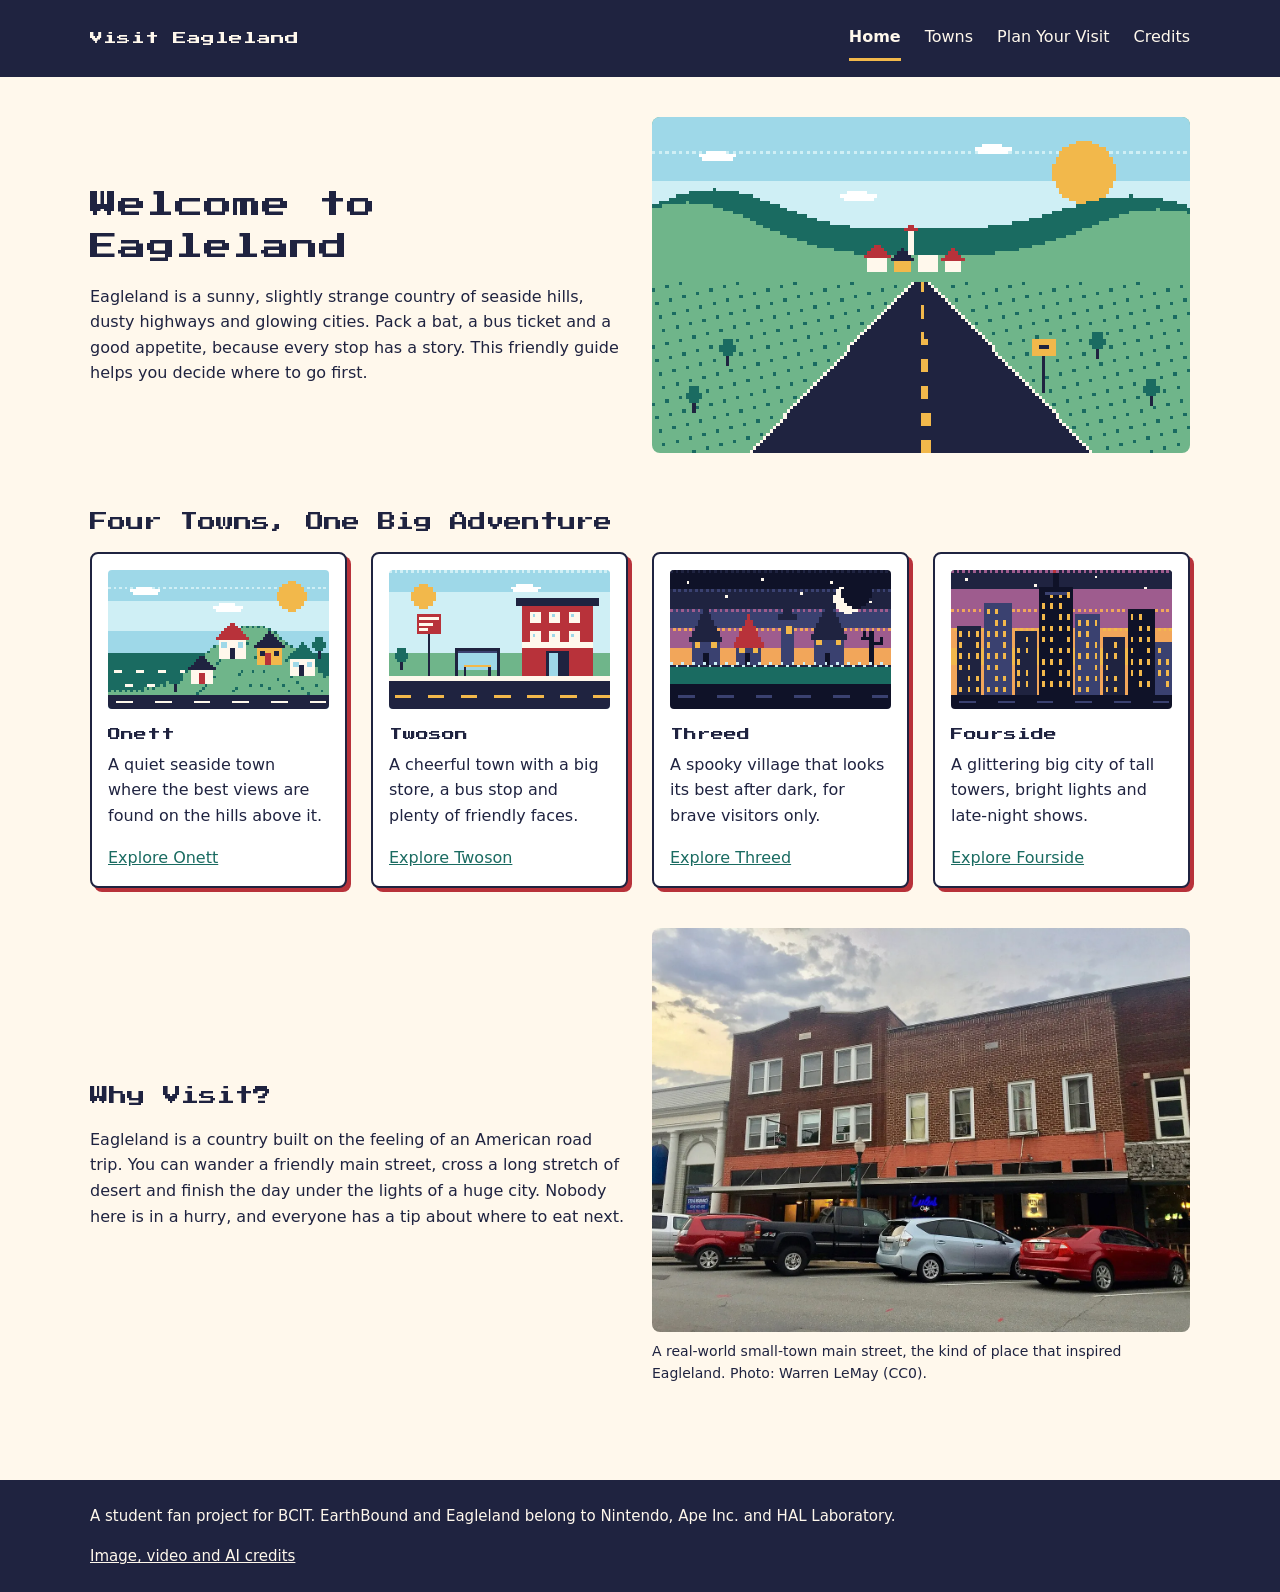
<file: index.html>
<!DOCTYPE html>
<html lang="en">
<head>
  <meta charset="UTF-8">
  <meta name="viewport" content="width=device-width, initial-scale=1">
  <title>Home | Visit Eagleland</title>
  <meta name="description" content="Plan a trip to Eagleland, the fictional country from EarthBound. Meet Onett, Twoson, Threed and Fourside in this student fan-made tourism guide.">
  <link rel="icon" href="images/favicon/favicon.svg" type="image/svg+xml">
  <link rel="icon" href="images/favicon/favicon-32.png" sizes="32x32" type="image/png">
  <link rel="apple-touch-icon" href="images/favicon/apple-touch-icon.png">
  <link rel="manifest" href="images/favicon/site.webmanifest">
  <link rel="preload" href="fonts/press-start-2p.woff2" as="font" type="font/woff2" crossorigin>
  <link rel="stylesheet" href="css/reset.css">
  <link rel="stylesheet" href="css/styles.css">
  <script src="js/main.js" defer></script>
</head>
<body>
  <a class="skip-link" href="#main">Skip to content</a>
  <header class="site-header">
    <a class="logo" href="index.html">Visit Eagleland</a>
    <button class="nav-toggle" type="button" aria-expanded="false" aria-controls="site-nav">Menu</button>
    <nav id="site-nav" class="site-nav" aria-label="Main">
      <ul>
      <li><a href="index.html" aria-current="page">Home</a></li>
      <li><a href="towns.html">Towns</a></li>
      <li><a href="visit.html">Plan Your Visit</a></li>
      <li><a href="credits.html">Credits</a></li>
      </ul>
    </nav>
  </header>

  <main id="main">
    <section class="hero">
      <div class="hero-text">
        <h1>Welcome to Eagleland</h1>
        <p>Eagleland is a sunny, slightly strange country of seaside hills, dusty highways and glowing cities. Pack a bat, a bus ticket and a good appetite, because every stop has a story. This friendly guide helps you decide where to go first.</p>
      </div>
      <figure class="hero-figure">
        <img src="images/hero-eagleland.svg" alt="Pixel-art illustration of a road leading between green hills into a small valley town" width="640" height="400">
      </figure>
    </section>

    <section class="featured">
      <h2>Four Towns, One Big Adventure</h2>
      <ul class="town-grid">
        <li>
          <article class="town-card">
            <img src="images/town-onett.svg" alt="Pixel-art illustration of small houses on a hill above the sea" width="320" height="200">
            <h3>Onett</h3>
            <p>A quiet seaside town where the best views are found on the hills above it.</p>
            <a href="towns.html#onett">Explore Onett</a>
          </article>
        </li>
        <li>
          <article class="town-card">
            <img src="images/town-twoson.svg" alt="Pixel-art illustration of a quiet street with a bus stop and a big red store" width="320" height="200">
            <h3>Twoson</h3>
            <p>A cheerful town with a big store, a bus stop and plenty of friendly faces.</p>
            <a href="towns.html#twoson">Explore Twoson</a>
          </article>
        </li>
        <li>
          <article class="town-card">
            <img src="images/town-threed.svg" alt="Pixel-art illustration of crooked houses and a tall tower under a dusk sky and moon" width="320" height="200">
            <h3>Threed</h3>
            <p>A spooky village that looks its best after dark, for brave visitors only.</p>
            <a href="towns.html#threed">Explore Threed</a>
          </article>
        </li>
        <li>
          <article class="town-card">
            <img src="images/town-fourside.svg" alt="Pixel-art illustration of a big-city skyline with lit windows at dusk" width="320" height="200">
            <h3>Fourside</h3>
            <p>A glittering big city of tall towers, bright lights and late-night shows.</p>
            <a href="towns.html#fourside">Explore Fourside</a>
          </article>
        </li>
      </ul>
    </section>

    <section class="why-visit">
      <div class="why-text">
        <h2>Why Visit?</h2>
        <p>Eagleland is a country built on the feeling of an American road trip. You can wander a friendly main street, cross a long stretch of desert and finish the day under the lights of a huge city. Nobody here is in a hurry, and everyone has a tip about where to eat next.</p>
      </div>
      <figure>
        <img src="images/main-street-small-town.webp" alt="Brick storefronts with cars parked along a small-town main street at dusk" width="1280" height="960" loading="lazy">
        <figcaption>A real-world small-town main street, the kind of place that inspired Eagleland. Photo: Warren LeMay (CC0).</figcaption>
      </figure>
    </section>
  </main>

  <footer class="site-footer">
    <p>A student fan project for BCIT. EarthBound and Eagleland belong to Nintendo, Ape Inc. and HAL Laboratory.</p>
    <p><a href="credits.html">Image, video and AI credits</a></p>
  </footer>
</body>
</html>
</file>
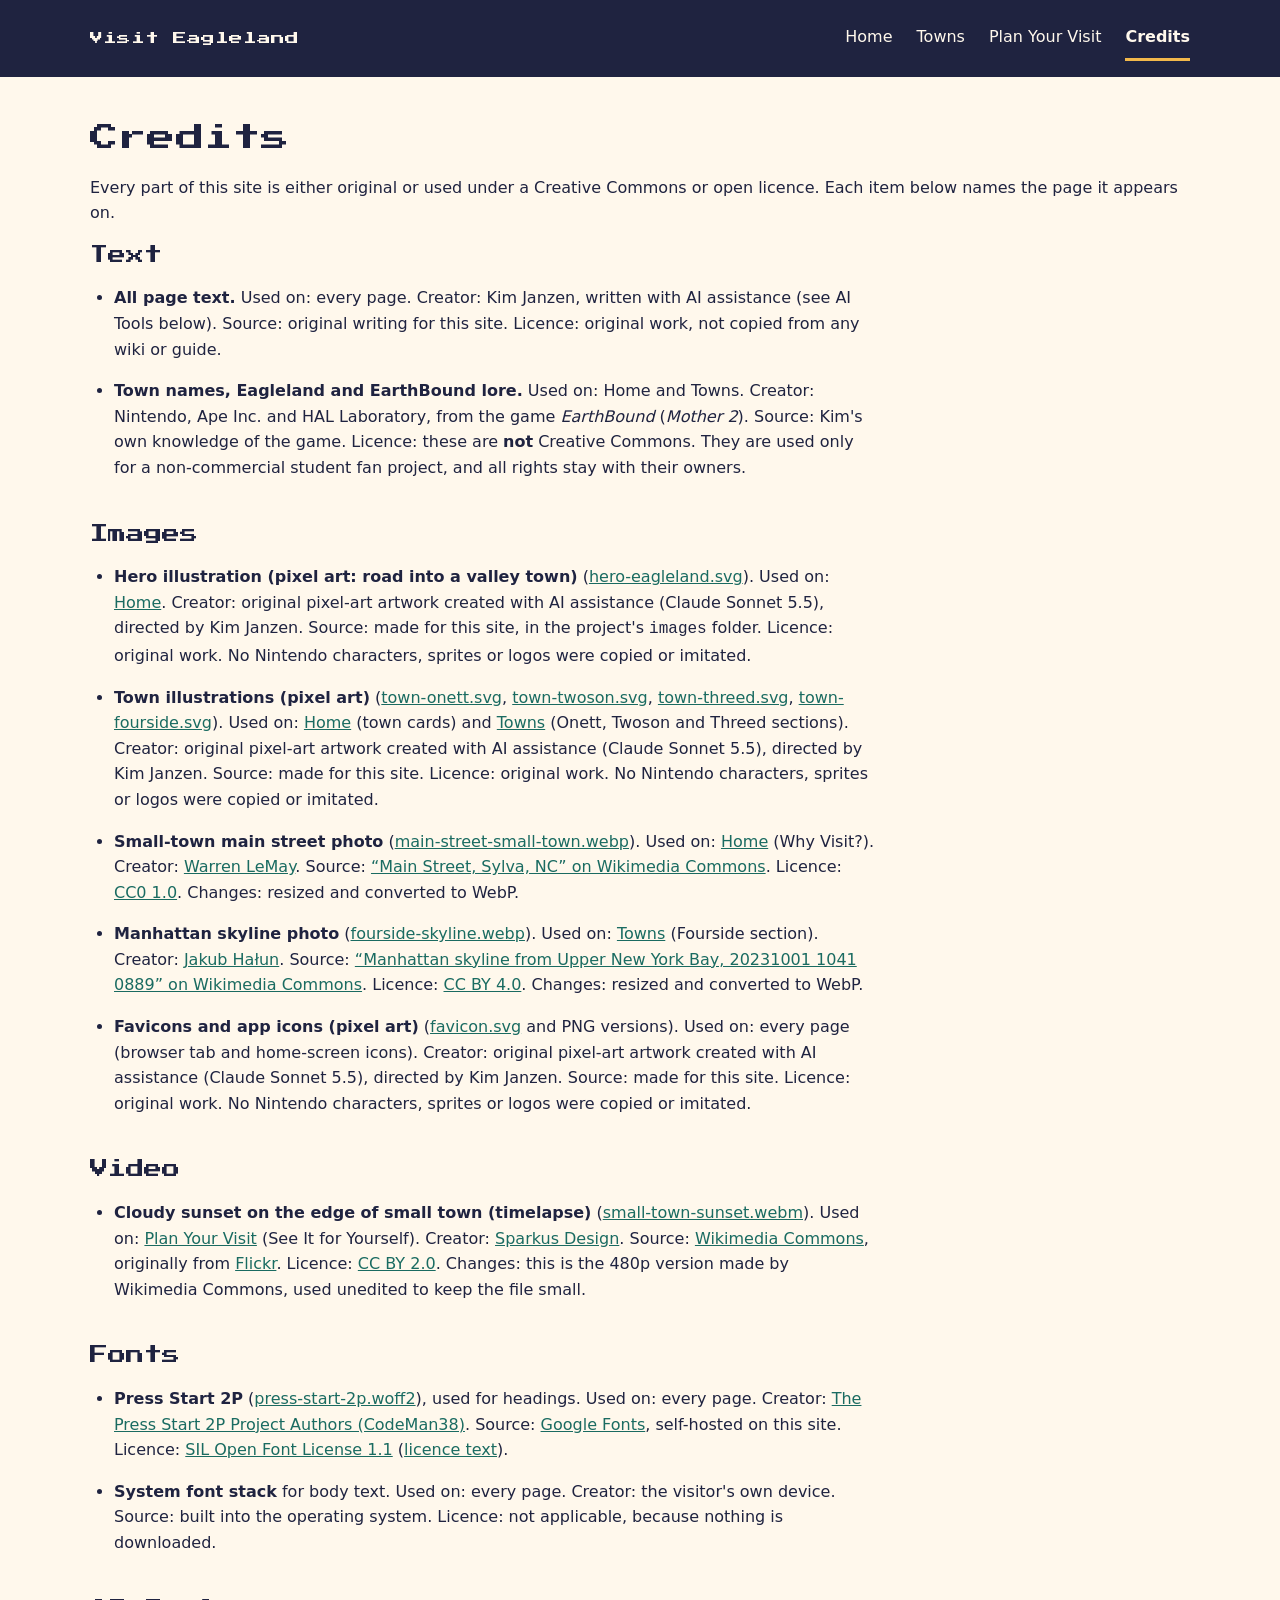
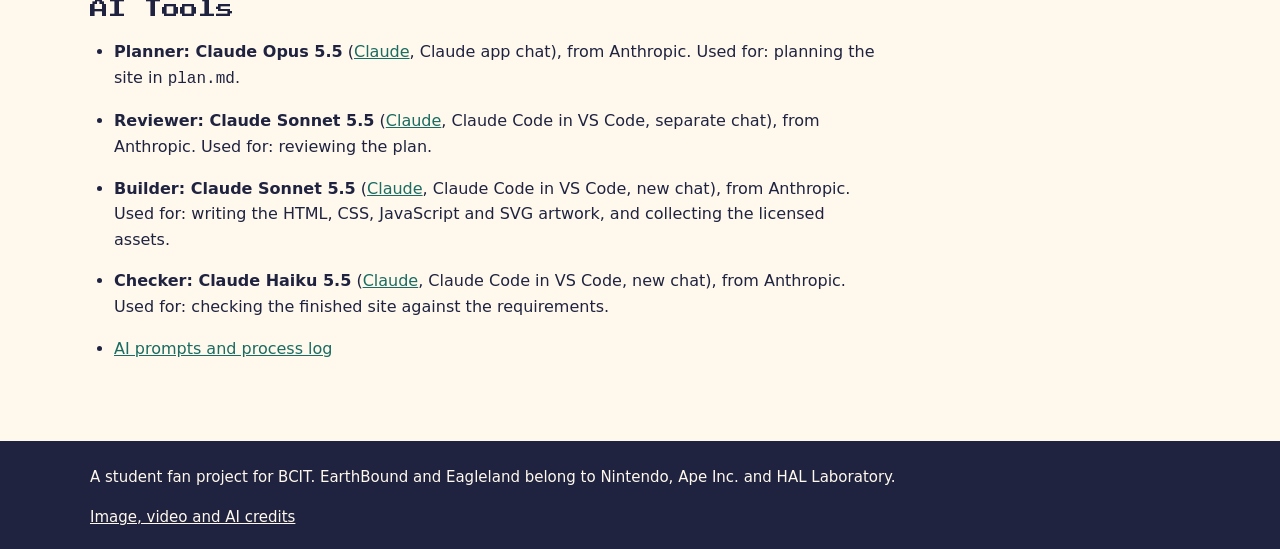
<file: credits.html>
<!DOCTYPE html>
<html lang="en">
<head>
  <meta charset="UTF-8">
  <meta name="viewport" content="width=device-width, initial-scale=1">
  <title>Credits | Visit Eagleland</title>
  <meta name="description" content="Credits for every image, video, font and AI tool used on Visit Eagleland, with creators, sources, licences and the page where each one is used.">
  <link rel="icon" href="images/favicon/favicon.svg" type="image/svg+xml">
  <link rel="icon" href="images/favicon/favicon-32.png" sizes="32x32" type="image/png">
  <link rel="apple-touch-icon" href="images/favicon/apple-touch-icon.png">
  <link rel="manifest" href="images/favicon/site.webmanifest">
  <link rel="preload" href="fonts/press-start-2p.woff2" as="font" type="font/woff2" crossorigin>
  <link rel="stylesheet" href="css/reset.css">
  <link rel="stylesheet" href="css/styles.css">
  <script src="js/main.js" defer></script>
</head>
<body>
  <a class="skip-link" href="#main">Skip to content</a>
  <header class="site-header">
    <a class="logo" href="index.html">Visit Eagleland</a>
    <button class="nav-toggle" type="button" aria-expanded="false" aria-controls="site-nav">Menu</button>
    <nav id="site-nav" class="site-nav" aria-label="Main">
      <ul>
      <li><a href="index.html">Home</a></li>
      <li><a href="towns.html">Towns</a></li>
      <li><a href="visit.html">Plan Your Visit</a></li>
      <li><a href="credits.html" aria-current="page">Credits</a></li>
      </ul>
    </nav>
  </header>

  <main id="main">
    <h1>Credits</h1>
    <p>Every part of this site is either original or used under a Creative Commons or open licence. Each item below names the page it appears on.</p>

    <section>
      <h2>Text</h2>
      <ul class="credit-list">
        <li>
          <strong>All page text.</strong> Used on: every page. Creator: Kim Janzen, written with AI assistance (see AI Tools below). Source: original writing for this site. Licence: original work, not copied from any wiki or guide.
        </li>
        <li>
          <strong>Town names, Eagleland and EarthBound lore.</strong> Used on: Home and Towns. Creator: Nintendo, Ape Inc. and HAL Laboratory, from the game <em>EarthBound</em> (<em>Mother 2</em>). Source: Kim's own knowledge of the game. Licence: these are <strong>not</strong> Creative Commons. They are used only for a non-commercial student fan project, and all rights stay with their owners.
        </li>
      </ul>
    </section>

    <section>
      <h2>Images</h2>
      <ul class="credit-list">
        <li>
          <strong>Hero illustration (pixel art: road into a valley town)</strong> (<a href="images/hero-eagleland.svg">hero-eagleland.svg</a>). Used on: <a href="index.html">Home</a>. Creator: original pixel-art artwork created with AI assistance (Claude Sonnet 5.5), directed by Kim Janzen. Source: made for this site, in the project's <code>images</code> folder. Licence: original work. No Nintendo characters, sprites or logos were copied or imitated.
        </li>
        <li>
          <strong>Town illustrations (pixel art)</strong> (<a href="images/town-onett.svg">town-onett.svg</a>, <a href="images/town-twoson.svg">town-twoson.svg</a>, <a href="images/town-threed.svg">town-threed.svg</a>, <a href="images/town-fourside.svg">town-fourside.svg</a>). Used on: <a href="index.html">Home</a> (town cards) and <a href="towns.html">Towns</a> (Onett, Twoson and Threed sections). Creator: original pixel-art artwork created with AI assistance (Claude Sonnet 5.5), directed by Kim Janzen. Source: made for this site. Licence: original work. No Nintendo characters, sprites or logos were copied or imitated.
        </li>
        <li>
          <strong>Small-town main street photo</strong> (<a href="images/main-street-small-town.webp">main-street-small-town.webp</a>). Used on: <a href="index.html">Home</a> (Why Visit?). Creator: <a href="https://www.flickr.com/people/59081381@N03">Warren LeMay</a>. Source: <a href="https://commons.wikimedia.org/wiki/File:Main_Street,_Sylva,_NC_(27226605817).jpg">&ldquo;Main Street, Sylva, NC&rdquo; on Wikimedia Commons</a>. Licence: <a href="https://creativecommons.org/publicdomain/zero/1.0/">CC0 1.0</a>. Changes: resized and converted to WebP.
        </li>
        <li>
          <strong>Manhattan skyline photo</strong> (<a href="images/fourside-skyline.webp">fourside-skyline.webp</a>). Used on: <a href="towns.html">Towns</a> (Fourside section). Creator: <a href="https://commons.wikimedia.org/wiki/User:Jakubhal">Jakub Hałun</a>. Source: <a href="https://commons.wikimedia.org/wiki/File:Manhattan_skyline_from_Upper_New_York_Bay,_20231001_1041_0889.jpg">&ldquo;Manhattan skyline from Upper New York Bay, 20231001 1041 0889&rdquo; on Wikimedia Commons</a>. Licence: <a href="https://creativecommons.org/licenses/by/4.0/">CC BY 4.0</a>. Changes: resized and converted to WebP.
        </li>
        <li>
          <strong>Favicons and app icons (pixel art)</strong> (<a href="images/favicon/favicon.svg">favicon.svg</a> and PNG versions). Used on: every page (browser tab and home-screen icons). Creator: original pixel-art artwork created with AI assistance (Claude Sonnet 5.5), directed by Kim Janzen. Source: made for this site. Licence: original work. No Nintendo characters, sprites or logos were copied or imitated.
        </li>
      </ul>
    </section>

    <section>
      <h2>Video</h2>
      <ul class="credit-list">
        <li>
          <strong>Cloudy sunset on the edge of small town (timelapse)</strong> (<a href="video/small-town-sunset.webm">small-town-sunset.webm</a>). Used on: <a href="visit.html">Plan Your Visit</a> (See It for Yourself). Creator: <a href="https://www.flickr.com/photos/148882997@N06/">Sparkus Design</a>. Source: <a href="https://commons.wikimedia.org/wiki/File:Cloudy_sunset_on_the_edge_of_small_town._HD_1080p_Timelapse_(video).webm">Wikimedia Commons</a>, originally from <a href="https://www.flickr.com/photos/148882997@N06/30121944064/">Flickr</a>. Licence: <a href="https://creativecommons.org/licenses/by/2.0/">CC BY 2.0</a>. Changes: this is the 480p version made by Wikimedia Commons, used unedited to keep the file small.
        </li>
      </ul>
    </section>

    <section>
      <h2>Fonts</h2>
      <ul class="credit-list">
        <li>
          <strong>Press Start 2P</strong> (<a href="fonts/press-start-2p.woff2">press-start-2p.woff2</a>), used for headings. Used on: every page. Creator: <a href="https://fonts.google.com/specimen/Press+Start+2P">The Press Start 2P Project Authors (CodeMan38)</a>. Source: <a href="https://fonts.google.com/specimen/Press+Start+2P">Google Fonts</a>, self-hosted on this site. Licence: <a href="https://openfontlicense.org/">SIL Open Font License 1.1</a> (<a href="fonts/OFL.txt">licence text</a>).
        </li>
        <li>
          <strong>System font stack</strong> for body text. Used on: every page. Creator: the visitor's own device. Source: built into the operating system. Licence: not applicable, because nothing is downloaded.
        </li>
      </ul>
    </section>

    <section>
      <h2>AI Tools</h2>
      <ul class="credit-list">
        <li>
          <strong>Planner: Claude Opus 5.5</strong> (<a href="https://claude.ai">Claude</a>, Claude app chat), from Anthropic. Used for: planning the site in <code>plan.md</code>.
        </li>
        <li>
          <strong>Reviewer: Claude Sonnet 5.5</strong> (<a href="https://claude.ai">Claude</a>, Claude Code in VS Code, separate chat), from Anthropic. Used for: reviewing the plan.
        </li>
        <li>
          <strong>Builder: Claude Sonnet 5.5</strong> (<a href="https://claude.ai">Claude</a>, Claude Code in VS Code, new chat), from Anthropic. Used for: writing the HTML, CSS, JavaScript and SVG artwork, and collecting the licensed assets.
        </li>
        <li>
          <strong>Checker: Claude Haiku 5.5</strong> (<a href="https://claude.ai">Claude</a>, Claude Code in VS Code, new chat), from Anthropic. Used for: checking the finished site against the requirements.
        </li>
        <li>
          <a href="https://github.com/shakypaws/visit-eagleland-ai/blob/main/ai-log.md">AI prompts and process log</a>
        </li>
      </ul>
    </section>
  </main>

  <footer class="site-footer">
    <p>A student fan project for BCIT. EarthBound and Eagleland belong to Nintendo, Ape Inc. and HAL Laboratory.</p>
    <p><a href="credits.html">Image, video and AI credits</a></p>
  </footer>
</body>
</html>
</file>
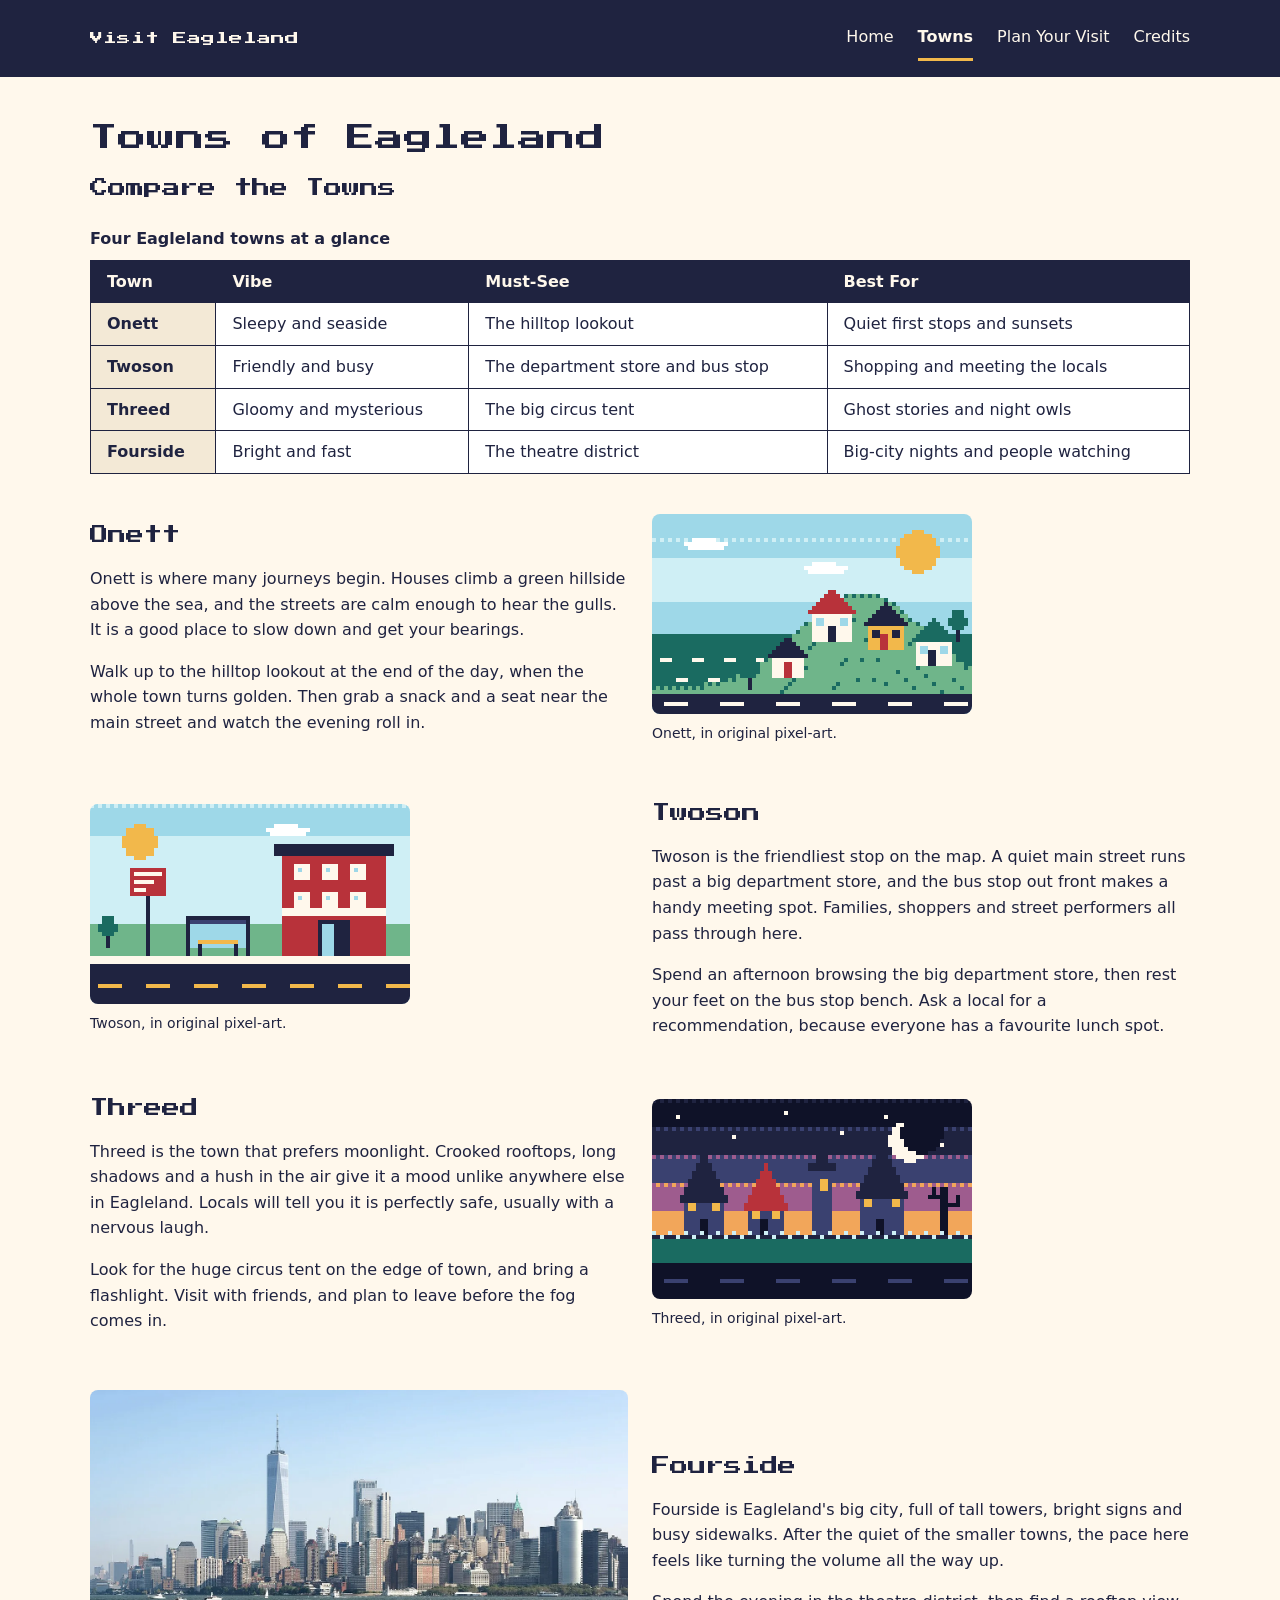
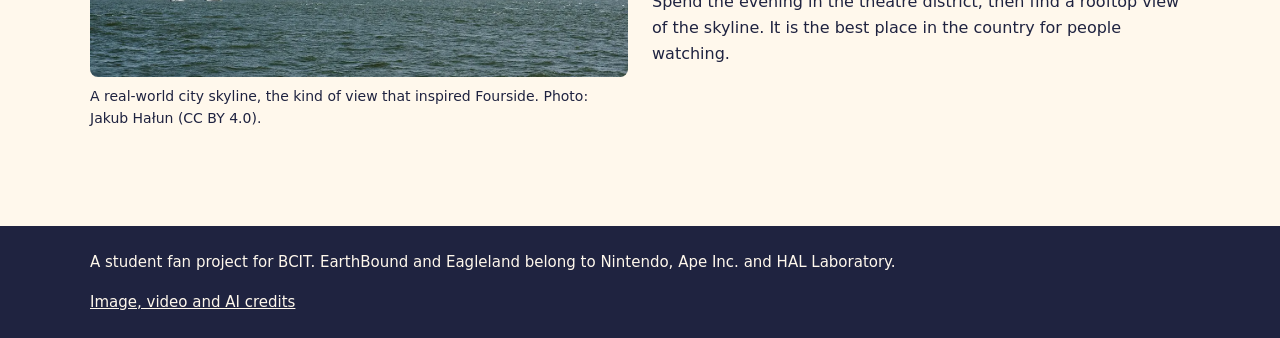
<file: towns.html>
<!DOCTYPE html>
<html lang="en">
<head>
  <meta charset="UTF-8">
  <meta name="viewport" content="width=device-width, initial-scale=1">
  <title>Towns | Visit Eagleland</title>
  <meta name="description" content="Compare the four towns of Eagleland: sleepy seaside Onett, bright Twoson, spooky Threed and glittering Fourside, with a quick table to help you choose.">
  <link rel="icon" href="images/favicon/favicon.svg" type="image/svg+xml">
  <link rel="icon" href="images/favicon/favicon-32.png" sizes="32x32" type="image/png">
  <link rel="apple-touch-icon" href="images/favicon/apple-touch-icon.png">
  <link rel="manifest" href="images/favicon/site.webmanifest">
  <link rel="preload" href="fonts/press-start-2p.woff2" as="font" type="font/woff2" crossorigin>
  <link rel="stylesheet" href="css/reset.css">
  <link rel="stylesheet" href="css/styles.css">
  <script src="js/main.js" defer></script>
</head>
<body>
  <a class="skip-link" href="#main">Skip to content</a>
  <header class="site-header">
    <a class="logo" href="index.html">Visit Eagleland</a>
    <button class="nav-toggle" type="button" aria-expanded="false" aria-controls="site-nav">Menu</button>
    <nav id="site-nav" class="site-nav" aria-label="Main">
      <ul>
      <li><a href="index.html">Home</a></li>
      <li><a href="towns.html" aria-current="page">Towns</a></li>
      <li><a href="visit.html">Plan Your Visit</a></li>
      <li><a href="credits.html">Credits</a></li>
      </ul>
    </nav>
  </header>

  <main id="main">
    <h1>Towns of Eagleland</h1>

    <section class="compare">
      <h2>Compare the Towns</h2>
      <div class="table-wrap">
        <table>
          <caption>Four Eagleland towns at a glance</caption>
          <thead>
            <tr>
              <th scope="col">Town</th>
              <th scope="col">Vibe</th>
              <th scope="col">Must-See</th>
              <th scope="col">Best For</th>
            </tr>
          </thead>
          <tbody>
            <tr>
              <th scope="row">Onett</th>
              <td>Sleepy and seaside</td>
              <td>The hilltop lookout</td>
              <td>Quiet first stops and sunsets</td>
            </tr>
            <tr>
              <th scope="row">Twoson</th>
              <td>Friendly and busy</td>
              <td>The department store and bus stop</td>
              <td>Shopping and meeting the locals</td>
            </tr>
            <tr>
              <th scope="row">Threed</th>
              <td>Gloomy and mysterious</td>
              <td>The big circus tent</td>
              <td>Ghost stories and night owls</td>
            </tr>
            <tr>
              <th scope="row">Fourside</th>
              <td>Bright and fast</td>
              <td>The theatre district</td>
              <td>Big-city nights and people watching</td>
            </tr>
          </tbody>
        </table>
      </div>
    </section>

    <section class="town" id="onett">
      <div class="town-text">
        <h2>Onett</h2>
        <p>Onett is where many journeys begin. Houses climb a green hillside above the sea, and the streets are calm enough to hear the gulls. It is a good place to slow down and get your bearings.</p>
        <p>Walk up to the hilltop lookout at the end of the day, when the whole town turns golden. Then grab a snack and a seat near the main street and watch the evening roll in.</p>
      </div>
      <figure>
        <img src="images/town-onett.svg" alt="Pixel-art illustration of small houses on a hill above the sea" width="320" height="200" loading="lazy">
        <figcaption>Onett, in original pixel-art.</figcaption>
      </figure>
    </section>

    <section class="town town-flip" id="twoson">
      <div class="town-text">
        <h2>Twoson</h2>
        <p>Twoson is the friendliest stop on the map. A quiet main street runs past a big department store, and the bus stop out front makes a handy meeting spot. Families, shoppers and street performers all pass through here.</p>
        <p>Spend an afternoon browsing the big department store, then rest your feet on the bus stop bench. Ask a local for a recommendation, because everyone has a favourite lunch spot.</p>
      </div>
      <figure>
        <img src="images/town-twoson.svg" alt="Pixel-art illustration of a quiet street with a bus stop and a big red store" width="320" height="200" loading="lazy">
        <figcaption>Twoson, in original pixel-art.</figcaption>
      </figure>
    </section>

    <section class="town" id="threed">
      <div class="town-text">
        <h2>Threed</h2>
        <p>Threed is the town that prefers moonlight. Crooked rooftops, long shadows and a hush in the air give it a mood unlike anywhere else in Eagleland. Locals will tell you it is perfectly safe, usually with a nervous laugh.</p>
        <p>Look for the huge circus tent on the edge of town, and bring a flashlight. Visit with friends, and plan to leave before the fog comes in.</p>
      </div>
      <figure>
        <img src="images/town-threed.svg" alt="Pixel-art illustration of crooked houses and a tall tower under a dusk sky and moon" width="320" height="200" loading="lazy">
        <figcaption>Threed, in original pixel-art.</figcaption>
      </figure>
    </section>

    <section class="town town-flip" id="fourside">
      <div class="town-text">
        <h2>Fourside</h2>
        <p>Fourside is Eagleland's big city, full of tall towers, bright signs and busy sidewalks. After the quiet of the smaller towns, the pace here feels like turning the volume all the way up.</p>
        <p>Spend the evening in the theatre district, then find a rooftop view of the skyline. It is the best place in the country for people watching.</p>
      </div>
      <figure>
        <img src="images/fourside-skyline.webp" alt="The Lower Manhattan skyline seen across the water on a clear day" width="1280" height="683" loading="lazy">
        <figcaption>A real-world city skyline, the kind of view that inspired Fourside. Photo: Jakub Hałun (CC BY 4.0).</figcaption>
      </figure>
    </section>
  </main>

  <footer class="site-footer">
    <p>A student fan project for BCIT. EarthBound and Eagleland belong to Nintendo, Ape Inc. and HAL Laboratory.</p>
    <p><a href="credits.html">Image, video and AI credits</a></p>
  </footer>
</body>
</html>
</file>
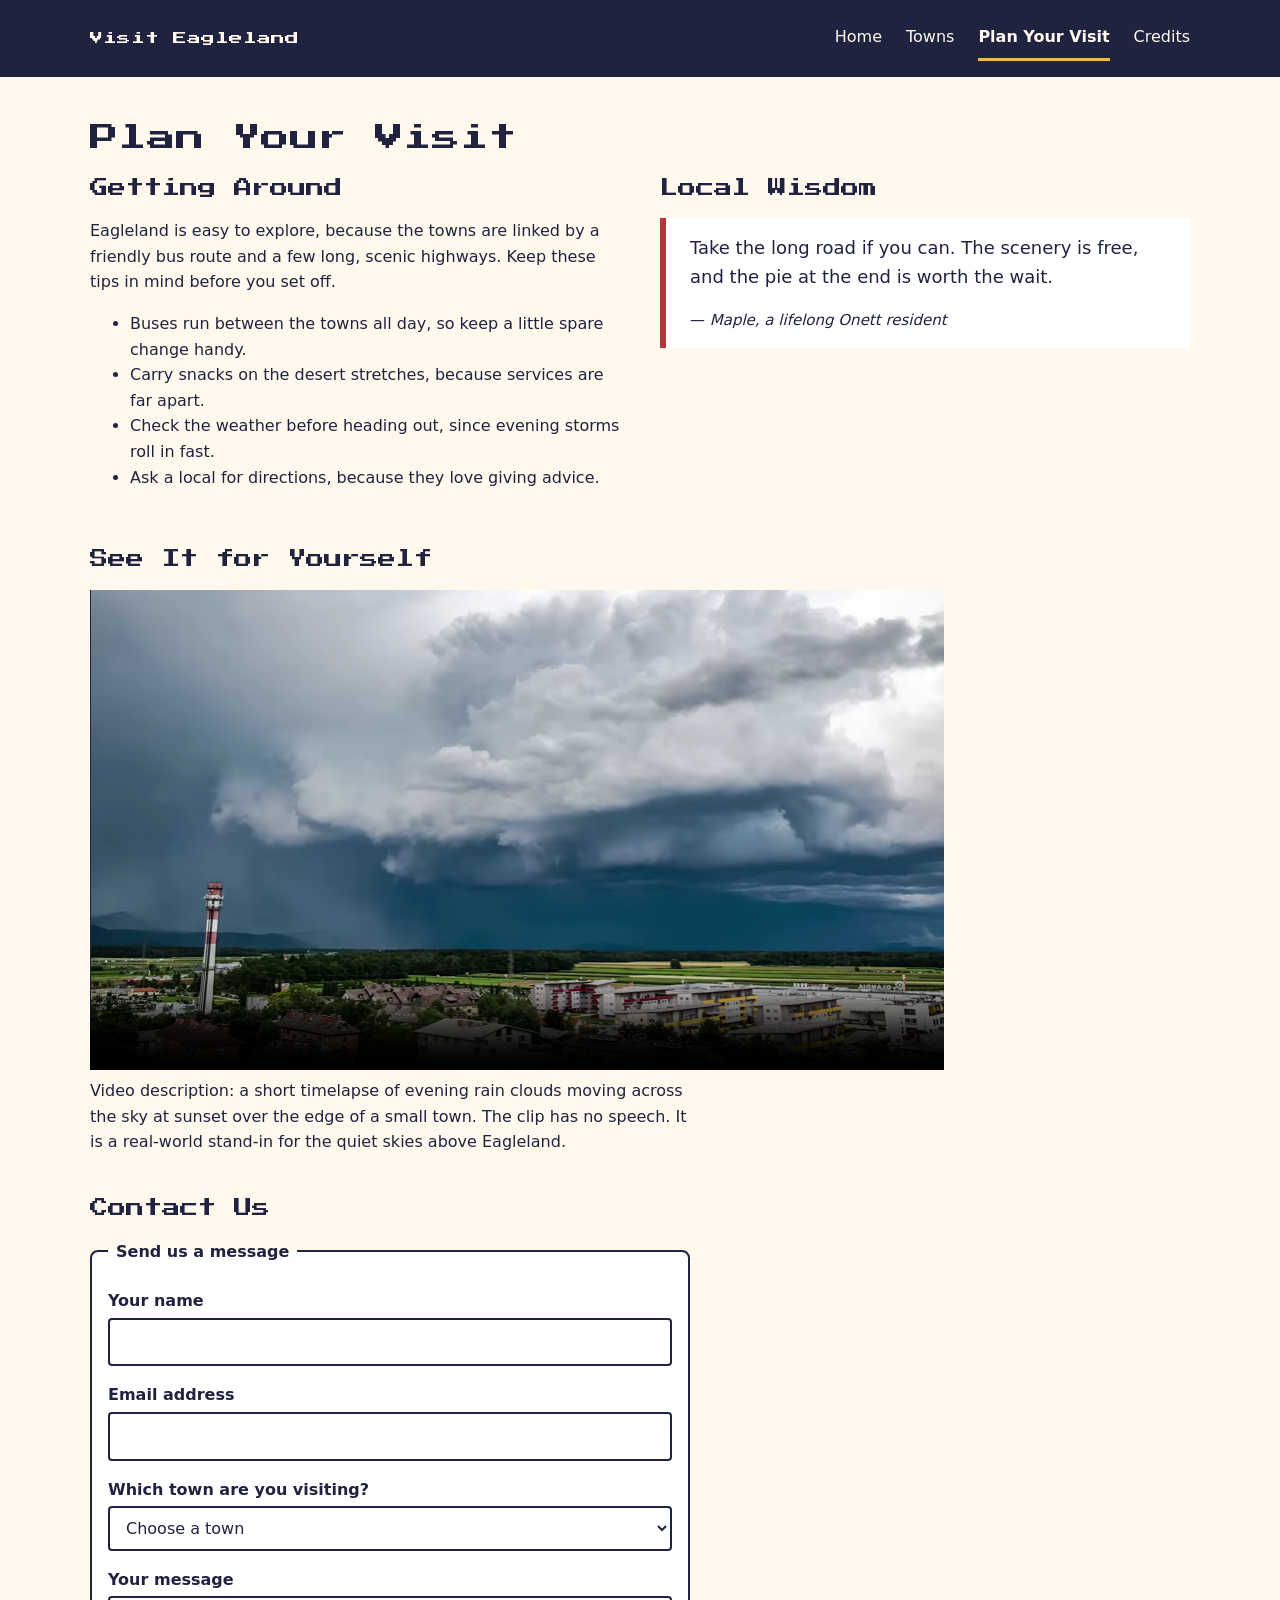
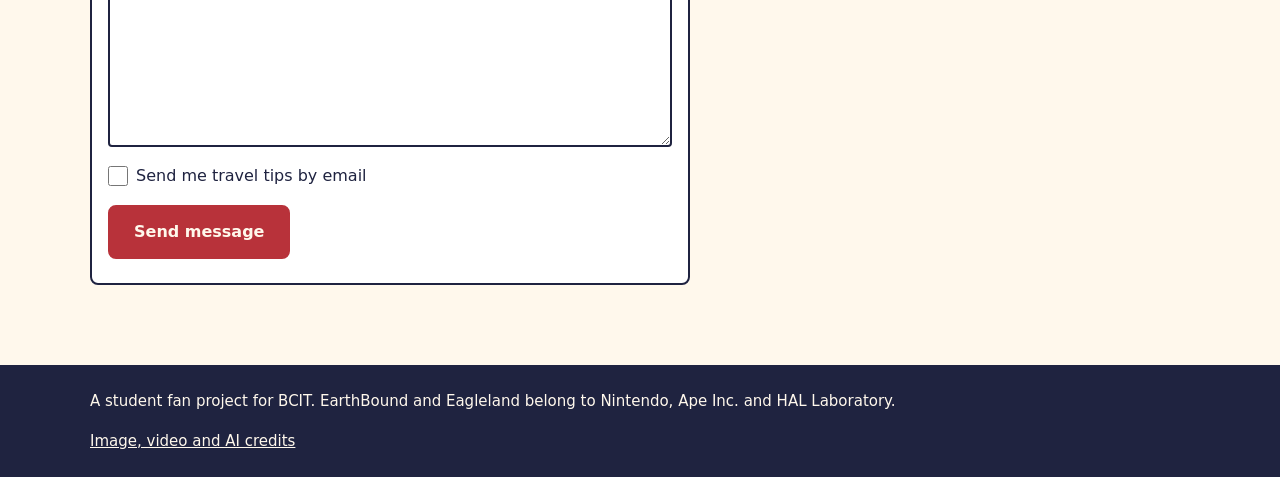
<file: visit.html>
<!DOCTYPE html>
<html lang="en">
<head>
  <meta charset="UTF-8">
  <meta name="viewport" content="width=device-width, initial-scale=1">
  <title>Plan Your Visit | Visit Eagleland</title>
  <meta name="description" content="Travel tips for Eagleland: getting around by bus, a bit of local wisdom, a short small-town video and a contact form for your trip questions.">
  <link rel="icon" href="images/favicon/favicon.svg" type="image/svg+xml">
  <link rel="icon" href="images/favicon/favicon-32.png" sizes="32x32" type="image/png">
  <link rel="apple-touch-icon" href="images/favicon/apple-touch-icon.png">
  <link rel="manifest" href="images/favicon/site.webmanifest">
  <link rel="preload" href="fonts/press-start-2p.woff2" as="font" type="font/woff2" crossorigin>
  <link rel="stylesheet" href="css/reset.css">
  <link rel="stylesheet" href="css/styles.css">
  <script src="js/main.js" defer></script>
</head>
<body>
  <a class="skip-link" href="#main">Skip to content</a>
  <header class="site-header">
    <a class="logo" href="index.html">Visit Eagleland</a>
    <button class="nav-toggle" type="button" aria-expanded="false" aria-controls="site-nav">Menu</button>
    <nav id="site-nav" class="site-nav" aria-label="Main">
      <ul>
      <li><a href="index.html">Home</a></li>
      <li><a href="towns.html">Towns</a></li>
      <li><a href="visit.html" aria-current="page">Plan Your Visit</a></li>
      <li><a href="credits.html">Credits</a></li>
      </ul>
    </nav>
  </header>

  <main id="main">
    <h1>Plan Your Visit</h1>

    <div class="visit-intro">
      <section class="getting-around">
        <h2>Getting Around</h2>
        <p>Eagleland is easy to explore, because the towns are linked by a friendly bus route and a few long, scenic highways. Keep these tips in mind before you set off.</p>
        <ul>
          <li>Buses run between the towns all day, so keep a little spare change handy.</li>
          <li>Carry snacks on the desert stretches, because services are far apart.</li>
          <li>Check the weather before heading out, since evening storms roll in fast.</li>
          <li>Ask a local for directions, because they love giving advice.</li>
        </ul>
      </section>

      <section class="local-wisdom">
        <h2>Local Wisdom</h2>
        <blockquote>
          <p>Take the long road if you can. The scenery is free, and the pie at the end is worth the wait.</p>
          <footer>&mdash; <cite>Maple, a lifelong Onett resident</cite></footer>
        </blockquote>
      </section>
    </div>

    <section class="video-section">
      <h2>See It for Yourself</h2>
      <video controls preload="metadata" width="854" height="480">
        <source src="video/small-town-sunset.webm" type="video/webm">
        <p>Your browser cannot play this video. It shows evening clouds drifting over the edge of a small town.</p>
      </video>
      <p class="video-description">Video description: a short timelapse of evening rain clouds moving across the sky at sunset over the edge of a small town. The clip has no speech. It is a real-world stand-in for the quiet skies above Eagleland.</p>
    </section>

    <section class="contact">
      <h2>Contact Us</h2>
      <form action="#" method="post">
        <fieldset>
          <legend>Send us a message</legend>

          <div class="field">
            <label for="name">Your name</label>
            <input type="text" id="name" name="name" autocomplete="name" required>
          </div>

          <div class="field">
            <label for="email">Email address</label>
            <input type="email" id="email" name="email" autocomplete="email" required>
          </div>

          <div class="field">
            <label for="town">Which town are you visiting?</label>
            <select id="town" name="town">
              <option value="">Choose a town</option>
              <option value="onett">Onett</option>
              <option value="twoson">Twoson</option>
              <option value="threed">Threed</option>
              <option value="fourside">Fourside</option>
            </select>
          </div>

          <div class="field">
            <label for="message">Your message</label>
            <textarea id="message" name="message" rows="5" required></textarea>
          </div>

          <div class="field field-checkbox">
            <input type="checkbox" id="tips" name="tips">
            <label for="tips">Send me travel tips by email</label>
          </div>

          <button type="submit">Send message</button>
        </fieldset>
      </form>
    </section>
  </main>

  <footer class="site-footer">
    <p>A student fan project for BCIT. EarthBound and Eagleland belong to Nintendo, Ape Inc. and HAL Laboratory.</p>
    <p><a href="credits.html">Image, video and AI credits</a></p>
  </footer>
</body>
</html>
</file>
<file: css/styles.css>
/* ==========================================================================
   Visit Eagleland - shared stylesheet (mobile-first)
   Breakpoints: 600px, 900px, 1200px (min-width)
   ========================================================================== */

/* 1. Fonts ---------------------------------------------------------------- */
@font-face {
  font-family: "Press Start 2P";
  src: url("../fonts/press-start-2p.woff2") format("woff2");
  font-weight: 400;
  font-style: normal;
  font-display: swap;
}

/* 2. Custom properties ---------------------------------------------------- */
:root {
  /* Colours (red and teal both pass WCAG AA on cream) */
  --cream: #FFF8EC;
  --navy: #1F2340;
  --red: #B8323A;
  --teal: #1A6B61;
  --white: #FFFFFF;
  --line: #D9CFBD;

  /* Spacing */
  --space-xs: 0.5rem;
  --space-s: 1rem;
  --space-m: 1.5rem;
  --space-l: 2.5rem;
  --space-xl: 4rem;

  /* Fonts */
  --font-heading: "Press Start 2P", ui-monospace, "SF Mono", Menlo, Consolas, monospace;
  --font-body: system-ui, -apple-system, "Segoe UI", Roboto, "Helvetica Neue", Arial, sans-serif;

  --radius: 8px;
}

/* 3. Base ----------------------------------------------------------------- */
body {
  background: var(--cream);
  color: var(--navy);
  font-family: var(--font-body);
  font-size: 1rem;
  line-height: 1.6;
}

img, svg, video {
  max-width: 100%;
  height: auto;
  display: block;
}

h1, h2, h3 {
  font-family: var(--font-heading);
  line-height: 1.5;
  font-weight: 400;
}

h1 { font-size: 1.1rem; margin-bottom: var(--space-s); }
h2 { font-size: 0.9rem; margin-bottom: var(--space-s); }
h3 { font-size: 0.75rem; margin-bottom: var(--space-xs); }

p, ul, figure { margin-bottom: var(--space-s); }

a { color: var(--teal); }
a:hover { color: var(--red); }

/* Visible keyboard focus on all interactive elements */
a:focus-visible,
button:focus-visible,
input:focus-visible,
select:focus-visible,
textarea:focus-visible,
summary:focus-visible,
video:focus-visible {
  outline: 3px solid var(--teal);
  outline-offset: 3px;
}

/* 4. Skip link ------------------------------------------------------------ */
.skip-link {
  position: absolute;
  left: -9999px;
  top: 0;
  z-index: 100;
  padding: var(--space-xs) var(--space-s);
  background: var(--navy);
  color: var(--cream);
}

.skip-link:focus {
  left: var(--space-xs);
  top: var(--space-xs);
}

/* 5. Header and navigation (Flexbox) -------------------------------------- */
.site-header {
  display: flex;
  flex-wrap: wrap;
  align-items: center;
  justify-content: space-between;
  gap: var(--space-xs) var(--space-s);
  padding: var(--space-s);
  background: var(--navy);
  color: var(--cream);
}

.logo {
  font-family: var(--font-heading);
  font-size: 0.7rem;
  line-height: 1.5;
  color: var(--cream);
  text-decoration: none;
}

.nav-toggle {
  padding: var(--space-xs) var(--space-s);
  border: 2px solid var(--cream);
  border-radius: var(--radius);
  background: transparent;
  color: var(--cream);
  cursor: pointer;
}

.site-header a:focus-visible,
.site-header button:focus-visible {
  outline-color: var(--cream);
}

.site-nav {
  flex-basis: 100%;
}

/* Only hide the nav when JavaScript is running */
.js .site-nav { display: none; }
.js .site-nav.is-open { display: block; }

.site-nav ul {
  display: flex;
  flex-direction: column;
  gap: var(--space-xs);
  margin: 0;
  padding: 0;
  list-style: none;
}

.site-nav a {
  display: block;
  padding: var(--space-xs) 0;
  color: var(--cream);
  text-decoration: none;
  border-bottom: 3px solid transparent;
}

.site-nav a:hover { border-bottom-color: var(--cream); }

.site-nav a[aria-current="page"] {
  font-weight: 700;
  border-bottom-color: #F2B84B;
}

/* 6. Page layout ---------------------------------------------------------- */
main {
  padding: var(--space-m) var(--space-s) var(--space-l);
}

main > section { margin-bottom: var(--space-l); }

/* 7. Home page ------------------------------------------------------------ */
.hero {
  display: grid;
  gap: var(--space-m);
  align-items: center;
}

.hero-figure img { border-radius: var(--radius); }

/* Town cards: CSS Grid, 1 column -> 2 columns -> 4 columns */
.town-grid {
  display: grid;
  grid-template-columns: 1fr;
  gap: var(--space-m);
  margin: 0;
  padding: 0;
  list-style: none;
}

.town-card {
  height: 100%;
  padding: var(--space-s);
  background: var(--white);
  border: 2px solid var(--navy);
  border-radius: var(--radius);
  box-shadow: 4px 4px 0 var(--red);
}

.town-card img {
  margin-bottom: var(--space-s);
  border-radius: 4px;
}

.why-visit {
  display: grid;
  gap: var(--space-m);
  align-items: center;
}

figcaption {
  margin-top: var(--space-xs);
  font-size: 0.875rem;
}

.why-visit img,
.town img {
  border-radius: var(--radius);
}

/* 8. Towns page ----------------------------------------------------------- */
.table-wrap {
  overflow-x: auto; /* the table scrolls sideways on small screens */
}

table {
  width: 100%;
  min-width: 36rem;
  border-collapse: collapse;
  background: var(--white);
}

caption {
  padding: var(--space-xs) 0;
  text-align: left;
  font-weight: 700;
}

th, td {
  padding: var(--space-xs) var(--space-s);
  border: 1px solid var(--navy);
  text-align: left;
  vertical-align: top;
}

thead th {
  background: var(--navy);
  color: var(--cream);
}

tbody th { background: #F3E9D6; }

.town {
  display: grid;
  gap: var(--space-s);
  align-items: center;
  scroll-margin-top: var(--space-s);
}

/* 9. Visit page ----------------------------------------------------------- */
blockquote {
  margin: 0 0 var(--space-s);
  padding: var(--space-s) var(--space-m);
  background: var(--white);
  border-left: 6px solid var(--red);
  font-size: 1.125rem;
}

blockquote footer {
  font-size: 0.9375rem;
}

.video-section video {
  width: 100%;
  max-width: 854px;
  aspect-ratio: 16 / 9;
  background: var(--navy);
}

.video-description {
  margin-top: var(--space-xs);
  max-width: 60ch;
}

/* Contact form */
form { max-width: 600px; }

fieldset {
  margin: 0;
  padding: var(--space-m) var(--space-s);
  border: 2px solid var(--navy);
  border-radius: var(--radius);
  background: var(--white);
}

legend {
  padding: 0 var(--space-xs);
  font-weight: 700;
}

.field { margin-bottom: var(--space-s); }

.field label {
  display: block;
  margin-bottom: 0.25rem;
  font-weight: 600;
}

input[type="text"],
input[type="email"],
select,
textarea {
  display: block;
  width: 100%;
  padding: 0.6rem 0.75rem;
  border: 2px solid var(--navy);
  border-radius: 4px;
  background: var(--white);
  color: var(--navy);
}

.field-checkbox {
  display: flex;
  align-items: center;
  gap: var(--space-xs);
}

.field-checkbox input {
  width: 1.25rem;
  height: 1.25rem;
  accent-color: var(--teal);
}

.field-checkbox label {
  margin: 0;
  font-weight: 400;
}

button[type="submit"] {
  padding: 0.75rem 1.5rem;
  border: 2px solid var(--red);
  border-radius: var(--radius);
  background: var(--red);
  color: var(--cream);
  font-weight: 700;
  cursor: pointer;
}

button[type="submit"]:hover {
  background: var(--navy);
  border-color: var(--navy);
}

/* 10. Credits page -------------------------------------------------------- */
.credit-list {
  padding-left: var(--space-m);
}

.credit-list li {
  margin-bottom: var(--space-s);
  max-width: 75ch;
}

/* 11. Footer -------------------------------------------------------------- */
.site-footer {
  padding: var(--space-m) var(--space-s);
  background: var(--navy);
  color: var(--cream);
  font-size: 0.9375rem;
}

.site-footer p:last-child { margin-bottom: 0; }

.site-footer a { color: var(--cream); }
.site-footer a:focus-visible { outline-color: var(--cream); }

/* 12. Medium screens: 600px and up ---------------------------------------- */
@media (min-width: 600px) {
  main { padding: var(--space-l) var(--space-m); }
  h1 { font-size: 1.4rem; }
  h2 { font-size: 1rem; }
  h3 { font-size: 0.8rem; }
  .town-grid { grid-template-columns: repeat(2, 1fr); }
}

/* 13. Desktop: 900px and up ----------------------------------------------- */
@media (min-width: 900px) {
  /* Nav is always shown; toggle is hidden */
  .site-header { flex-wrap: nowrap; padding: var(--space-s) var(--space-m); }
  .nav-toggle { display: none; }
  .site-nav { flex-basis: auto; }
  .js .site-nav { display: block; }
  .site-nav ul { flex-direction: row; gap: var(--space-m); }
  .logo { font-size: 0.85rem; }

  h1 { font-size: 1.75rem; }
  h2 { font-size: 1.15rem; }

  .hero { grid-template-columns: 1fr 1fr; }
  .why-visit { grid-template-columns: 1fr 1fr; }
  .town-grid { grid-template-columns: repeat(4, 1fr); }

  /* Towns: text and image side by side, alternating sides */
  .town { grid-template-columns: 1fr 1fr; gap: var(--space-m); }
  .town-flip figure { order: -1; }

  /* Visit: tips and quote side by side */
  .visit-intro {
    display: grid;
    grid-template-columns: 1fr 1fr;
    gap: var(--space-l);
    margin-bottom: var(--space-l);
  }
}

/* 14. Large screens: 1200px and up ---------------------------------------- */
@media (min-width: 1200px) {
  .site-header,
  main,
  .site-footer {
    padding-left: max(var(--space-m), calc((100% - 1100px) / 2));
    padding-right: max(var(--space-m), calc((100% - 1100px) / 2));
  }
}
</file>
